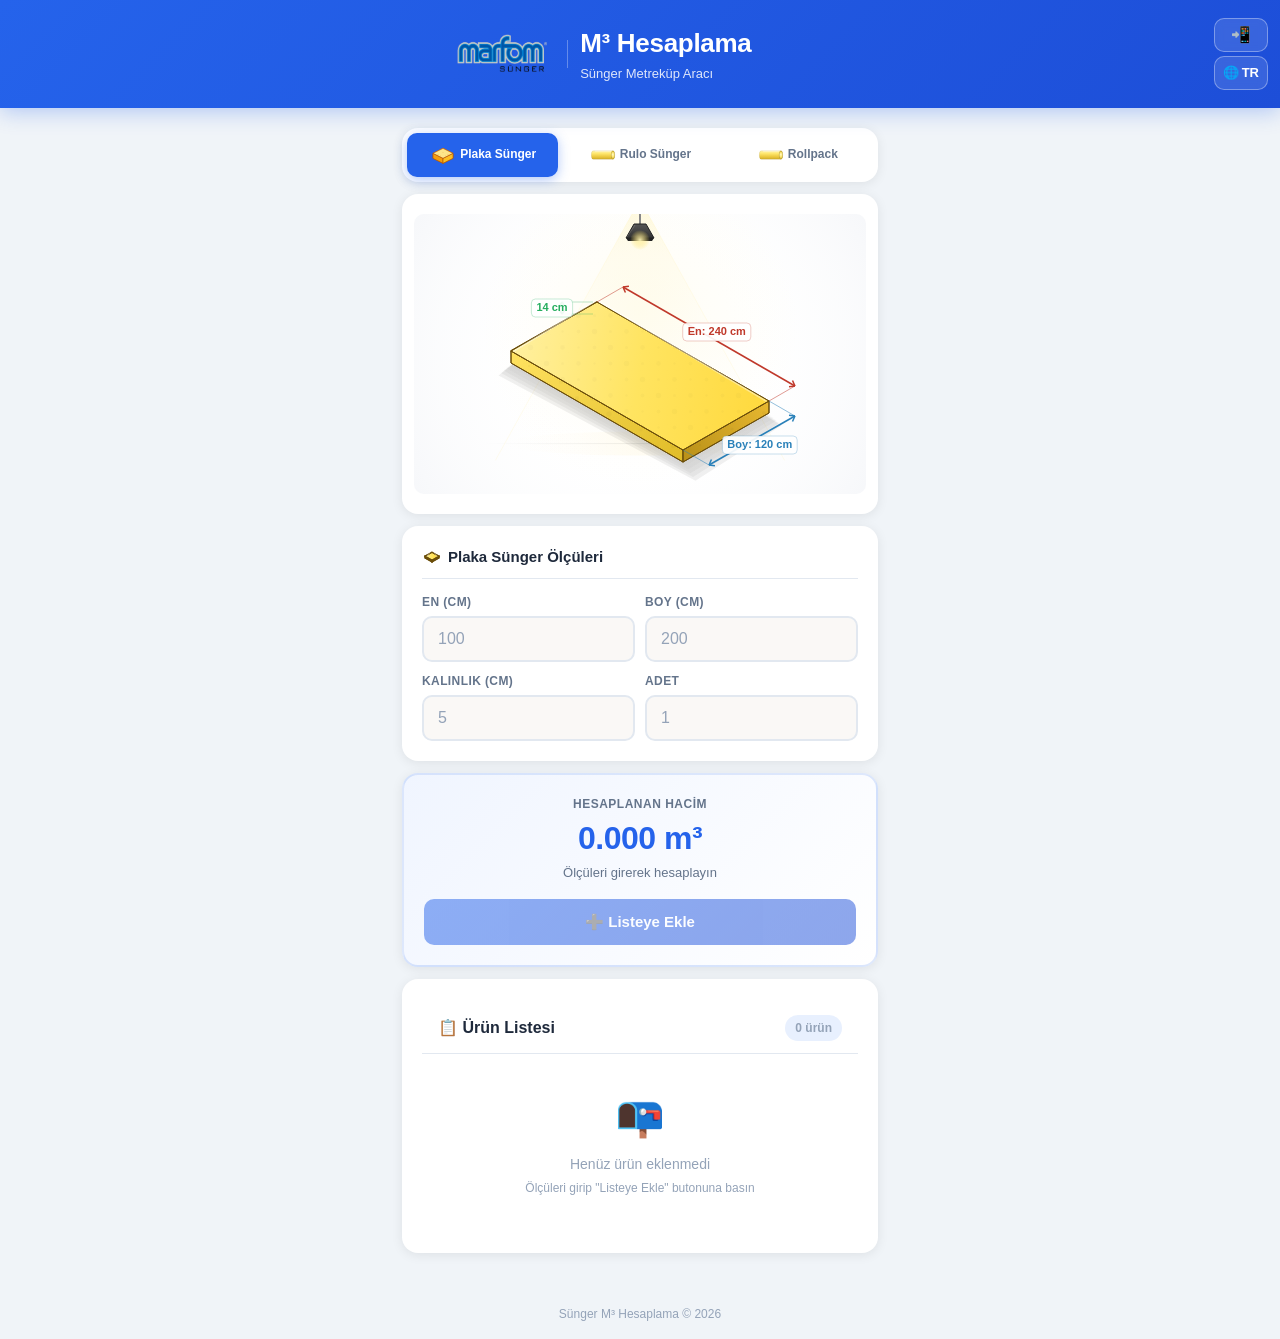
<file: index.html>
<!DOCTYPE html>
<html lang="tr">
<head>
    <meta charset="UTF-8">
    <meta name="viewport" content="width=device-width, initial-scale=1.0, maximum-scale=1.0, user-scalable=no">
    <meta name="apple-mobile-web-app-capable" content="yes">
    <meta name="apple-mobile-web-app-status-bar-style" content="black-translucent">
    <meta name="apple-mobile-web-app-title" content="Marfom M³">
    <meta name="theme-color" content="#2563eb">
    <meta name="description" content="Plaka ve Rulo Sünger Metreküp Hesaplama Aracı">
    <title>Sünger M³ Hesaplama</title>
    <link rel="manifest" href="manifest.json">
    <link rel="icon" type="image/png" sizes="192x192" href="icon-192x192.png">
    <link rel="apple-touch-icon" sizes="180x180" href="apple-touch-icon.png">
    <link rel="stylesheet" href="style.css?v=20260217f">
</head>
<body>

    <!-- Bildirim Toast -->
    <div id="toast" class="toast-banner"></div>

    <!-- Header -->
    <header class="app-header">
        <div class="header-content">
            <div class="logo-shine-wrap">
                <img src="marfom_logo.png" alt="Marfom" class="header-logo">
                <div class="logo-shine"></div>
            </div>
            <div class="header-divider"></div>
            <div>
                <h1 data-i18n="headerTitle">M³ Hesaplama</h1>
                <p data-i18n="headerSubtitle">Sünger Metreküp Aracı</p>
            </div>
        </div>
        <div class="header-right-actions">
            <!-- Kurulum Rehberi -->
            <button class="install-guide-btn" id="btn-install-guide" title="Ana Ekrana Ekle">
                📲
            </button>
            <!-- Dil Seçici -->
            <div class="lang-selector" id="lang-selector">
                <button class="lang-btn" id="btn-lang" title="Dil / Language / Sprache">
                    🌐 <span id="lang-label">TR</span>
                </button>
                <div class="lang-dropdown" id="lang-dropdown">
                    <button class="lang-option active" data-lang="tr">🇹🇷 Türkçe</button>
                    <button class="lang-option" data-lang="en">🇬🇧 English</button>
                    <button class="lang-option" data-lang="de">🇩🇪 Deutsch</button>
                    <button class="lang-option" data-lang="es">🇪🇸 Español</button>
                    <button class="lang-option" data-lang="sq">🇦🇱 Shqip</button>
                </div>
            </div>
        </div>
    </header>

    <main>
        <!-- Tab Bar -->
        <div class="tab-bar">
            <button class="tab active" data-tab="plaka" id="tab-plaka">
                <svg class="tab-icon" viewBox="0 0 32 24" width="28" height="20">
                    <defs>
                        <linearGradient id="plakaGrad" x1="0%" y1="0%" x2="100%" y2="100%">
                            <stop offset="0%" stop-color="#fde68a"/>
                            <stop offset="100%" stop-color="#f59e0b"/>
                        </linearGradient>
                    </defs>
                    <!-- Plaka sünger - 3D kutu -->
                    <polygon points="4,16 16,22 28,16 28,10 16,4 4,10" fill="url(#plakaGrad)" stroke="#b45309" stroke-width="0.8"/>
                    <polygon points="4,10 16,16 16,22 4,16" fill="#f59e0b" stroke="#b45309" stroke-width="0.8"/>
                    <polygon points="16,16 28,10 28,16 16,22" fill="#fbbf24" stroke="#b45309" stroke-width="0.8"/>
                    <polygon points="4,10 16,4 28,10 16,16" fill="#fde68a" stroke="#b45309" stroke-width="0.8"/>
                    <!-- Sünger doku noktaları -->
                    <circle cx="10" cy="11" r="0.6" fill="#d97706" opacity="0.4"/>
                    <circle cx="16" cy="9" r="0.5" fill="#d97706" opacity="0.4"/>
                    <circle cx="22" cy="11" r="0.6" fill="#d97706" opacity="0.4"/>
                    <circle cx="13" cy="13" r="0.5" fill="#d97706" opacity="0.3"/>
                    <circle cx="19" cy="13" r="0.5" fill="#d97706" opacity="0.3"/>
                </svg>
                <span data-i18n="tabPlaka">Plaka Sünger</span>
            </button>
            <button class="tab" data-tab="rulo" id="tab-rulo">
                <canvas class="tab-icon" id="tab-rulo-canvas" width="28" height="20"></canvas>
                <span data-i18n="tabRulo">Rulo Sünger</span>
            </button>
            <button class="tab" data-tab="rollpack" id="tab-rollpack">
                <canvas class="tab-icon" id="tab-rollpack-canvas" width="28" height="20"></canvas>
                <span data-i18n="tabRollpack">Rollpack</span>
            </button>
        </div>

        <!-- 3D Preview -->
        <div class="card preview-card">
            <canvas id="preview3d"></canvas>
        </div>

        <!-- Plaka Sünger Inputs -->
        <div id="plaka-inputs" class="card input-card">
            <h3 class="card-title">
                <span class="card-title-icon"><canvas id="plaka-input-icon"></canvas></span>
                <span data-i18n="plakaTitle">Plaka Sünger Ölçüleri</span>
            </h3>
            <div class="input-row">
                <div class="input-group">
                    <label for="plaka-en" data-i18n="labelEn">En (cm)</label>
                    <input type="number" inputmode="decimal" id="plaka-en" placeholder="100" min="0" step="any">
                </div>
                <div class="input-group">
                    <label for="plaka-boy" data-i18n="labelBoy">Boy (cm)</label>
                    <input type="number" inputmode="decimal" id="plaka-boy" placeholder="200" min="0" step="any">
                </div>
            </div>
            <div class="input-row">
                <div class="input-group">
                    <label for="plaka-kalinlik" data-i18n="labelKalinlik">Kalınlık (cm)</label>
                    <input type="number" inputmode="decimal" id="plaka-kalinlik" placeholder="5" min="0" step="any">
                </div>
                <div class="input-group">
                    <label for="plaka-adet" data-i18n="labelAdet">Adet</label>
                    <input type="number" inputmode="numeric" id="plaka-adet" placeholder="1" min="1" step="1">
                </div>
            </div>
        </div>

        <!-- Rulo Sünger Inputs -->
        <div id="rulo-inputs" class="card input-card hidden">
            <h3 class="card-title">
                <span class="card-title-icon"><canvas id="rulo-input-icon"></canvas></span>
                <span data-i18n="ruloTitle">Rulo Sünger Ölçüleri</span>
            </h3>
            <div class="input-row">
                <div class="input-group">
                    <label for="rulo-en" data-i18n="labelEn">En (cm)</label>
                    <input type="number" inputmode="decimal" id="rulo-en" placeholder="100" min="5" max="220" step="any">
                    <span class="input-warning" id="rulo-en-warning"></span>
                </div>
                <div class="input-group">
                    <label for="rulo-kalinlik" data-i18n="labelKalinlik">Kalınlık (cm)</label>
                    <input type="number" inputmode="decimal" id="rulo-kalinlik" placeholder="2" min="0" step="any">
                </div>
            </div>
            <div class="input-row">
                <div class="input-group">
                    <label for="rulo-boyu" data-i18n="labelRuloBoyu">Rulo Boyu (m)</label>
                    <input type="number" inputmode="decimal" id="rulo-boyu" placeholder="100" min="0" step="any">
                </div>
                <div class="input-group">
                    <label for="rulo-adet" data-i18n="labelAdet">Adet</label>
                    <input type="number" inputmode="numeric" id="rulo-adet" placeholder="1" min="1" step="1">
                </div>
            </div>
            <div class="input-row">
                <div class="input-group" style="flex:1">
                    <label for="rulo-vakum" data-i18n="labelVakum">Vakum (%)</label>
                    <input type="number" inputmode="decimal" id="rulo-vakum" placeholder="0" min="0" max="99" step="any" value="0">
                </div>
                <div class="input-group" style="flex:1">
                    <div id="vakum-info" style="font-size:12px; color:#64748b; padding-top:22px;">Vakumlu çap: —</div>
                </div>
            </div>
        </div>

        <!-- Rollpack Inputs -->
        <div id="rollpack-inputs" class="card input-card hidden">
            <h3 class="card-title">
                <span class="card-title-icon"><canvas id="rollpack-input-icon"></canvas></span>
                <span data-i18n="rollpackTitle">Rollpack Ölçüleri</span>
            </h3>
            <div class="input-row">
                <div class="input-group">
                    <label for="rollpack-en" data-i18n="labelEn">En (cm)</label>
                    <input type="number" inputmode="decimal" id="rollpack-en" placeholder="100" min="5" max="220" step="any">
                    <span class="input-warning" id="rollpack-en-warning"></span>
                </div>
                <div class="input-group">
                    <label for="rollpack-cap" data-i18n="labelCap">Çap (cm)</label>
                    <input type="number" inputmode="decimal" id="rollpack-cap" placeholder="20" min="0" step="any">
                </div>
            </div>
            <div class="input-row">
                <div class="input-group">
                    <label for="rollpack-paket-adet" data-i18n="labelPaketAdeti">Paket Adeti</label>
                    <input type="number" inputmode="numeric" id="rollpack-paket-adet" placeholder="1" min="1" step="1">
                </div>
            </div>

            <!-- Ürün Ölçüleri -->
            <h3 class="card-title" style="margin-top:16px; font-size:14px;">
                <span data-i18n="rollpackProductTitle">📦 Ürün Ölçüleri</span>
            </h3>
            <div class="input-row">
                <div class="input-group">
                    <label for="rollpack-urun-en" data-i18n="labelUrunEn">Ürün En (cm)</label>
                    <input type="number" inputmode="decimal" id="rollpack-urun-en" placeholder="0" min="0" step="any">
                </div>
                <div class="input-group">
                    <label for="rollpack-urun-boy" data-i18n="labelUrunBoy">Ürün Boy (cm)</label>
                    <input type="number" inputmode="decimal" id="rollpack-urun-boy" placeholder="0" min="0" step="any">
                </div>
            </div>
            <div class="input-row">
                <div class="input-group">
                    <label for="rollpack-urun-yukseklik" data-i18n="labelUrunYukseklik">Ürün Yükseklik (cm)</label>
                    <input type="number" inputmode="decimal" id="rollpack-urun-yukseklik" placeholder="0" min="0" step="any">
                </div>
                <div class="input-group">
                    <label for="rollpack-urun-adet" data-i18n="labelUrunAdet">Ürün Adet</label>
                    <input type="number" inputmode="numeric" id="rollpack-urun-adet" placeholder="1" min="1" step="1">
                </div>
            </div>

        </div>

        <!-- Result -->
        <div class="card result-card">
            <div class="result-label" data-i18n="resultLabel">Hesaplanan Hacim</div>
            <div class="result-value" id="result">0.000 m³</div>
            <div class="result-detail" id="result-detail" data-i18n="resultHint">Ölçüleri girerek hesaplayın</div>
            <div class="edit-btn-row">
                <button class="btn btn-primary" id="btn-add" disabled>
                    <span data-i18n="btnAdd">➕ Listeye Ekle</span>
                </button>
                <button id="btn-cancel-edit" style="display:none;"><span data-i18n="btnCancel">✖ İptal</span></button>
            </div>
        </div>

        <!-- List -->
        <div class="card list-card">
            <div class="list-header">
                <h2 data-i18n="listTitle">📋 Ürün Listesi</h2>
                <span class="item-count" id="item-count">0 ürün</span>
            </div>
            <div id="item-list" class="item-list">
                <div class="empty-list" id="empty-list">
                    <span class="empty-icon">📭</span>
                    <p data-i18n="emptyList">Henüz ürün eklenmedi</p>
                    <p class="empty-hint" data-i18n="emptyHint">Ölçüleri girip "Listeye Ekle" butonuna basın</p>
                </div>
            </div>
            <div class="list-footer" id="list-footer">
                <div class="total-bar">
                    <div class="total-info">
                        <span id="total-summary">0 kalem | 0 adet</span>
                    </div>
                    <div class="total-volume">
                        <span class="total-label" data-i18n="totalLabel">TOPLAM</span>
                        <span class="total-value" id="total-volume">0.000 m³</span>
                    </div>
                </div>
                <div class="type-totals" id="type-totals" style="display:none;">
                    <div class="type-total-row">
                        <span class="type-total-label">
                            <span class="type-total-icon"><canvas id="plaka-total-icon"></canvas></span>
                            <span data-i18n="plakaToplam">Plaka Toplam</span>
                        </span>
                        <span class="type-total-value" id="plaka-total">0.000 m³</span>
                    </div>
                    <div class="type-total-row">
                        <span class="type-total-label">
                            <span class="type-total-icon"><canvas id="rulo-total-icon"></canvas></span>
                            <span data-i18n="ruloToplam">Rulo Toplam</span>
                        </span>
                        <span class="type-total-value" id="rulo-total">0.000 m³</span>
                    </div>
                </div>
                <div class="list-actions">
                    <button class="btn btn-secondary" id="btn-share" title="Listeyi Paylaş">
                        <span data-i18n="btnShare">📤 Paylaş</span>
                    </button>
                    <button class="btn btn-container" id="btn-container" title="Konteyner Yükleme">
                        <span data-i18n="btnContainer">🚛 Konteyner</span>
                    </button>
                    <button class="btn btn-danger" id="btn-clear" title="Listeyi Temizle">
                        <span data-i18n="btnClear">🗑️ Temizle</span>
                    </button>
                </div>
            </div>
        </div>
    </main>

    <!-- Kurulum Rehberi Modal -->
    <div id="install-guide-overlay" class="install-guide-overlay">
        <div class="install-guide-modal">
            <div class="guide-header">
                <h2>📲 Ana Ekrana Ekle</h2>
                <button class="guide-close-btn" id="guide-close">✕</button>
            </div>
            <div class="guide-tabs">
                <button class="guide-tab active" data-guide="android"><svg width="18" height="18" viewBox="0 0 24 24" fill="currentColor" style="vertical-align:middle;margin-right:4px;"><path d="M17.523 2.237a.625.625 0 0 0-.853.226l-1.005 1.74a6.834 6.834 0 0 0-7.33 0L7.33 2.463a.625.625 0 1 0-1.08.627l.985 1.707A6.964 6.964 0 0 0 4 10.5h16a6.964 6.964 0 0 0-3.235-5.703l.985-1.707a.625.625 0 0 0-.227-.853ZM8.5 8a.75.75 0 1 1 0-1.5.75.75 0 0 1 0 1.5Zm7 0a.75.75 0 1 1 0-1.5.75.75 0 0 1 0 1.5ZM4 12v6a3 3 0 0 0 3 3h1v2.25a1.25 1.25 0 1 0 2.5 0V21h3v2.25a1.25 1.25 0 1 0 2.5 0V21h1a3 3 0 0 0 3-3v-6H4Zm-2.75.5a1.25 1.25 0 1 1 2.5 0v5a1.25 1.25 0 1 1-2.5 0v-5Zm19 0a1.25 1.25 0 1 1 2.5 0v5a1.25 1.25 0 1 1-2.5 0v-5Z"/></svg> Android</button>
                <button class="guide-tab" data-guide="iphone"><svg width="18" height="18" viewBox="0 0 24 24" fill="currentColor" style="vertical-align:middle;margin-right:4px;"><path d="M18.71 19.5c-.83 1.24-1.71 2.45-3.05 2.47-1.34.03-1.77-.79-3.29-.79-1.53 0-2 .77-3.27.82-1.31.05-2.3-1.32-3.14-2.53C4.25 17 2.94 12.45 4.7 9.39c.87-1.52 2.43-2.48 4.12-2.51 1.28-.02 2.5.87 3.29.87.78 0 2.26-1.07 3.8-.91.65.03 2.47.26 3.64 1.98-.09.06-2.17 1.28-2.15 3.81.03 3.02 2.65 4.03 2.68 4.04-.03.07-.42 1.44-1.38 2.83M13 3.5c.73-.83 1.94-1.46 2.94-1.5.13 1.17-.34 2.35-1.04 3.19-.69.85-1.83 1.51-2.95 1.42-.15-1.15.41-2.35 1.05-3.11Z"/></svg> iPhone</button>
            </div>
            <div class="guide-content">
                <!-- Android Steps -->
                <div class="guide-panel active" id="guide-android">
                    <div class="guide-step">
                        <div class="guide-step-num">1</div>
                        <div class="guide-step-body">
                            <h4>Tarayıcı menüsünü açın</h4>
                            <p>Chrome'da sağ üstteki <b>⋮ üç nokta</b> butonuna tıklayın.</p>
                            <div class="guide-visual">
                                <div class="guide-mock-bar">
                                    <span>🔒</span>
                                    <span class="guide-mock-url">marfomsnger-m3hesaplama.netlify.app</span>
                                    <span class="guide-highlight-icon">⋮</span>
                                </div>
                            </div>
                        </div>
                    </div>
                    <div class="guide-step">
                        <div class="guide-step-num">2</div>
                        <div class="guide-step-body">
                            <h4>"Ana ekrana ekle" seçin</h4>
                            <p>Açılan menüde <b>"Ana ekrana ekle"</b> seçeneğine tıklayın.</p>
                            <div class="guide-visual">
                                <div class="guide-menu-mock">
                                    <div class="guide-menu-item">⭐ Yer işaretlerine ekle</div>
                                    <div class="guide-menu-item">📥 İndir</div>
                                    <div class="guide-menu-item highlight">📱 Ana ekrana ekle</div>
                                </div>
                            </div>
                        </div>
                    </div>
                    <div class="guide-step">
                        <div class="guide-step-num">3</div>
                        <div class="guide-step-body">
                            <h4>"Ekle" ile onaylayın</h4>
                            <p>Açılan pencerede <b>"Ekle"</b> butonuna basın. Uygulama ana ekranınıza eklenecek!</p>
                            <div class="guide-done-box">✅ Tamamlandı! Artık ana ekrandan tek tıkla açabilirsiniz.</div>
                        </div>
                    </div>
                </div>
                <!-- iPhone Steps -->
                <div class="guide-panel" id="guide-iphone">
                    <div class="guide-step">
                        <div class="guide-step-num">1</div>
                        <div class="guide-step-body">
                            <h4>Safari ile açın</h4>
                            <p>Linki <b>Safari</b> tarayıcısında açın.</p>
                            <div class="guide-warning">⚠️ Chrome değil, <b>Safari</b> ile açmalısınız! Sadece Safari'de bu özellik vardır.</div>
                        </div>
                    </div>
                    <div class="guide-step">
                        <div class="guide-step-num">2</div>
                        <div class="guide-step-body">
                            <h4>Paylaş butonuna tıklayın</h4>
                            <p>Ekranın altındaki <b>paylaş</b> butonuna <span class="guide-share-icon">↑</span> tıklayın.</p>
                            <div class="guide-visual">
                                <div class="guide-mock-bar">
                                    <span>◀</span>
                                    <span class="guide-mock-url">marfomsnger-m3hesaplama.netlify.app</span>
                                    <span class="guide-highlight-icon" style="background:#007aff;">↑</span>
                                </div>
                            </div>
                        </div>
                    </div>
                    <div class="guide-step">
                        <div class="guide-step-num">3</div>
                        <div class="guide-step-body">
                            <h4>"Ana Ekrana Ekle" seçin</h4>
                            <p>Menüde aşağı kaydırıp <b>"Ana Ekrana Ekle"</b> seçeneğini bulun.</p>
                            <div class="guide-visual">
                                <div class="guide-menu-mock">
                                    <div class="guide-menu-item">📋 Kopyala</div>
                                    <div class="guide-menu-item">🔖 Yer İmi Ekle</div>
                                    <div class="guide-menu-item highlight">➕ Ana Ekrana Ekle</div>
                                </div>
                            </div>
                        </div>
                    </div>
                    <div class="guide-step">
                        <div class="guide-step-num">4</div>
                        <div class="guide-step-body">
                            <h4>"Ekle" ile onaylayın</h4>
                            <p>Sağ üstteki <b>"Ekle"</b> yazısına basın.</p>
                            <div class="guide-done-box">✅ Tamamlandı! Artık ana ekrandan tek tıkla açabilirsiniz.</div>
                        </div>
                    </div>
                </div>
            </div>
            <div class="guide-tip">💡 Uygulama internet olmadan da çalışır!</div>
        </div>
    </div>

    <!-- Konteyner Yükleme Modal -->
    <div id="container-overlay" class="container-overlay">
        <div class="container-modal">
            <div class="container-header">
                <h2>🚛 Konteyner Yükleme Simülasyonu</h2>
                <button class="guide-close-btn" id="container-close">✕</button>
            </div>
            <div class="container-body">
                <!-- Konteyner Seçimi -->
                <div class="container-select-section">
                    <label class="container-label">Konteyner Tipi</label>
                    <div class="container-type-grid">
                        <button class="container-type-btn active" data-type="20dc">
                            <canvas class="ct-icon-canvas" data-ctype="20dc" width="120" height="70"></canvas>
                            <span class="ct-name">20' DC</span>
                            <span class="ct-dims">589×234×238</span>
                        </button>
                        <button class="container-type-btn" data-type="40dc">
                            <canvas class="ct-icon-canvas" data-ctype="40dc" width="120" height="70"></canvas>
                            <span class="ct-name">40' DC</span>
                            <span class="ct-dims">1203×234×238</span>
                        </button>
                        <button class="container-type-btn" data-type="40hc">
                            <canvas class="ct-icon-canvas" data-ctype="40hc" width="120" height="70"></canvas>
                            <span class="ct-name">40' HC</span>
                            <span class="ct-dims">1203×234×269</span>
                        </button>
                        <button class="container-type-btn" data-type="custom">
                            <canvas class="ct-icon-canvas" data-ctype="custom" width="120" height="70"></canvas>
                            <span class="ct-name">Özel</span>
                            <span class="ct-dims">Ölçü gir</span>
                        </button>
                    </div>
                    <!-- Özel Ölçü Girişi -->
                    <div class="custom-dims-row hidden" id="custom-dims">
                        <div class="input-group">
                            <label>Uzunluk (cm)</label>
                            <input type="number" id="cnt-uzunluk" placeholder="589" min="1">
                        </div>
                        <div class="input-group">
                            <label>Genişlik (cm)</label>
                            <input type="number" id="cnt-genislik" placeholder="234" min="1">
                        </div>
                        <div class="input-group">
                            <label>Yükseklik (cm)</label>
                            <input type="number" id="cnt-yukseklik" placeholder="238" min="1">
                        </div>
                    </div>
                </div>
                <!-- Yatay Dizilim Toggle -->
                <div class="rollpack-orient-row">
                    <button class="btn-orient-toggle" id="btn-rollpack-yatay" title="Rollpack'leri sadece yatay diz">
                        <span class="orient-icon">↔</span>
                        <span class="orient-label">Rollpack Yatay Dizilim</span>
                        <span class="orient-badge" id="orient-badge">Kapalı</span>
                    </button>
                </div>
                <!-- Hesapla Butonu -->
                <button class="btn btn-primary" id="btn-calc-container" style="margin:12px 0;">
                    📐 Hesapla & Görselleştir
                </button>

                <!-- 3D Görselleştirme -->
                <div class="container-preview-wrap" id="container-preview-wrap" style="display:none;">
                    <canvas id="container3d" style="cursor:grab;"></canvas>
                    <div style="text-align:center; margin-top:6px; display:flex; justify-content:center; gap:6px; align-items:center;">
                        <button id="btn-zoom-out" class="btn-reset-rotate" title="Uzaklaştır">🔍−</button>
                        <button id="btn-reset-rotate" class="btn-reset-rotate" title="Varsayılan açıya dön">🔄 Sıfırla</button>
                        <button id="btn-zoom-in" class="btn-reset-rotate" title="Yakınlaştır">🔍+</button>
                    </div>
                </div>

                <!-- Rapor -->
                <div class="container-report" id="container-report" style="display:none;">
                    <div class="report-title">📊 Yükleme Raporu</div>
                    <div class="report-grid" id="report-grid"></div>
                    <div class="report-layers" id="report-layers"></div>
                    <div class="report-remaining" id="report-remaining"></div>
                    <button class="btn btn-pdf-export" id="btn-pdf-export" style="display:none;">
                        📄 <span data-i18n="pdfExportBtn">PDF Rapor İndir</span>
                    </button>
                </div>
            </div>
        </div>
    </div>

    <!-- Onay Dialog -->
    <div id="confirm-overlay" class="confirm-overlay">
        <div class="confirm-box">
            <div class="confirm-icon">🗑️</div>
            <p class="confirm-title">Listeyi Temizle</p>
            <p class="confirm-msg">Tüm liste silinecek. Emin misiniz?</p>
            <div class="confirm-actions">
                <button class="btn btn-secondary" id="confirm-cancel">İptal</button>
                <button class="btn btn-danger" id="confirm-ok">Evet, Temizle</button>
            </div>
        </div>
    </div>

    <footer>
        <p data-i18n="footer">Sünger M³ Hesaplama © 2026</p>
    </footer>

    <script src="app.js?v=20260217f"></script>
</body>
</html>
</file>
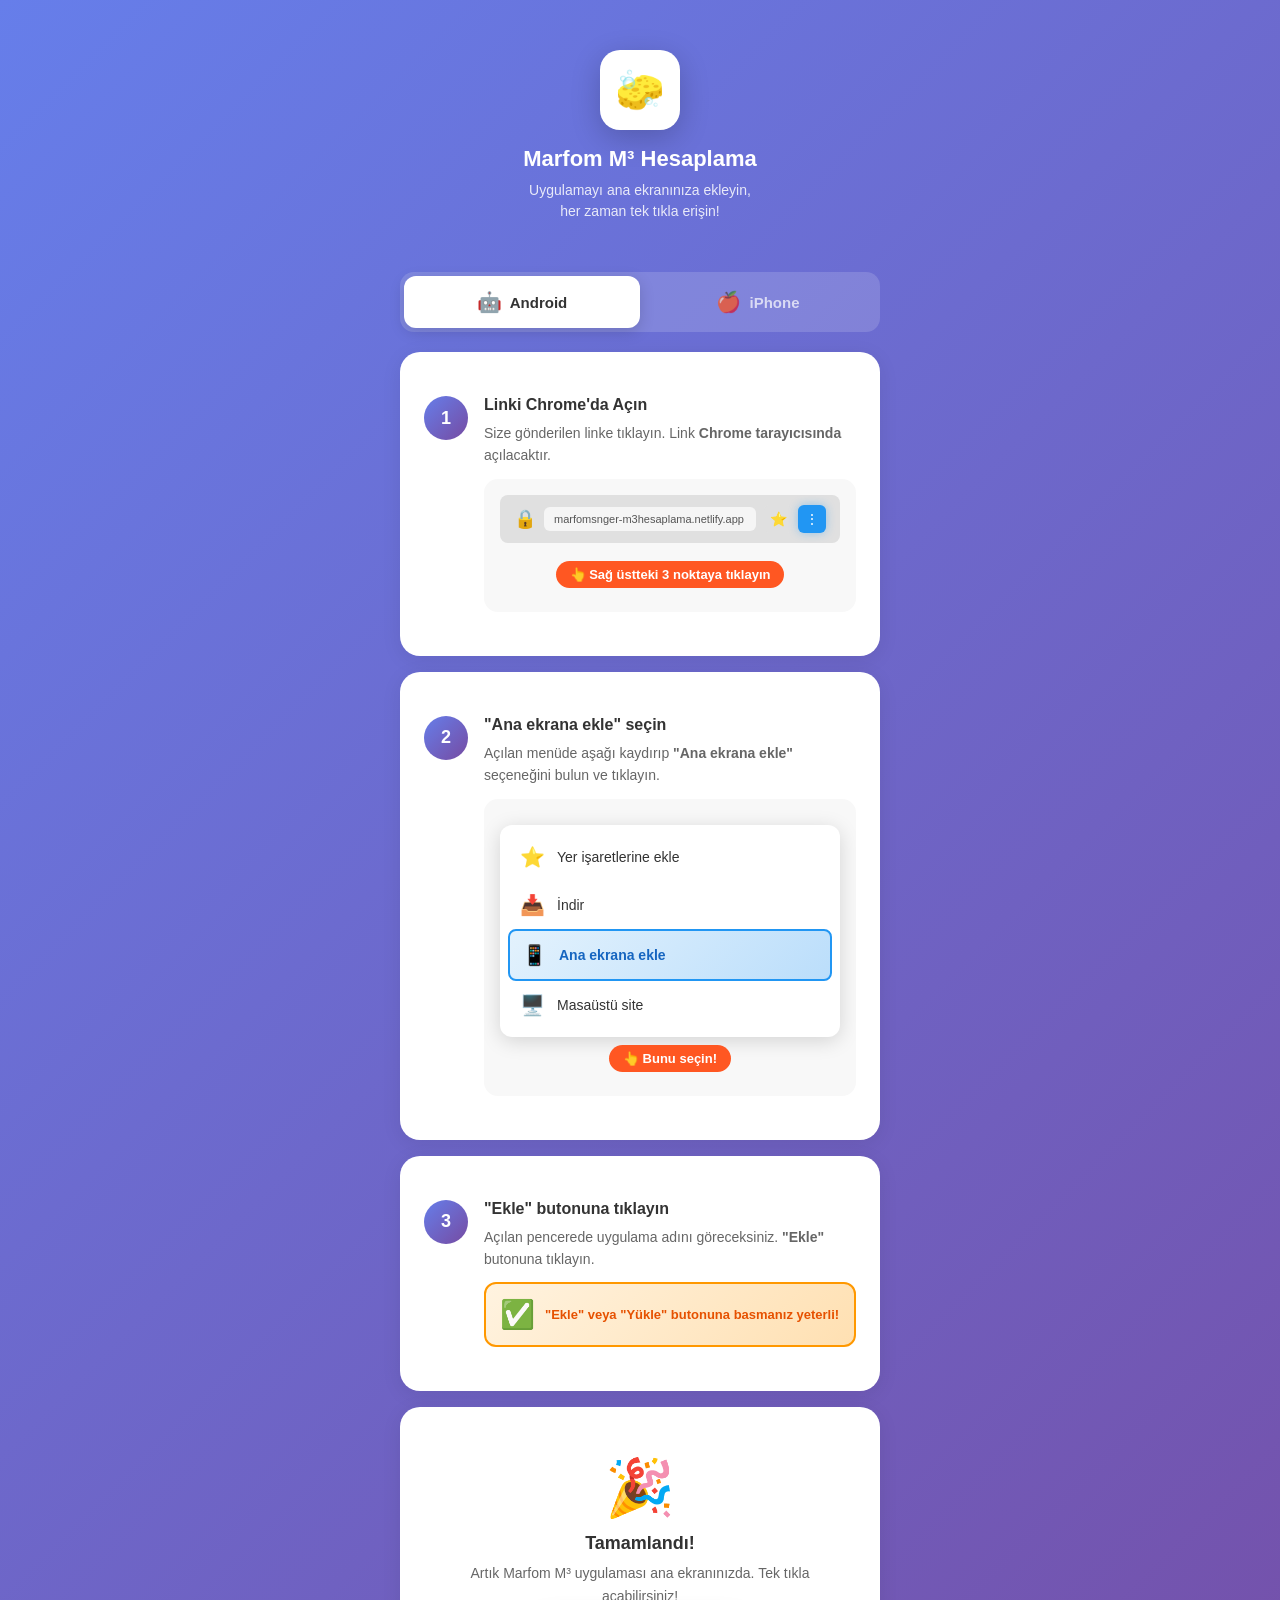
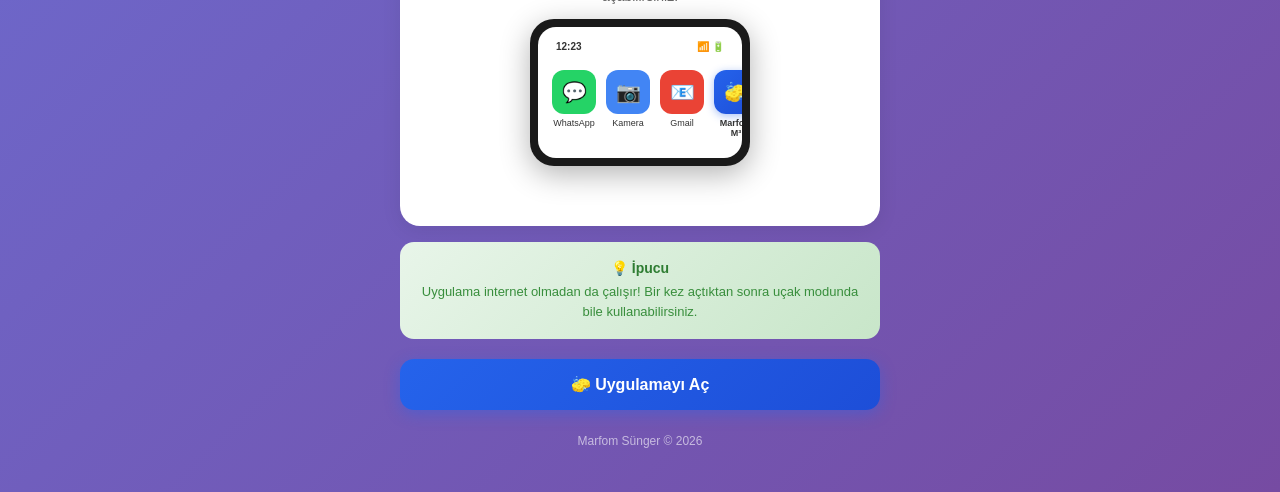
<file: kurulum-rehberi.html>
<!DOCTYPE html>
<html lang="tr">
<head>
    <meta charset="UTF-8">
    <meta name="viewport" content="width=device-width, initial-scale=1.0">
    <title>Marfom M³ - Kurulum Rehberi</title>
    <style>
        * { margin: 0; padding: 0; box-sizing: border-box; }
        
        body {
            font-family: -apple-system, BlinkMacSystemFont, 'Segoe UI', Roboto, sans-serif;
            background: linear-gradient(135deg, #667eea 0%, #764ba2 100%);
            min-height: 100vh;
            padding: 20px;
        }

        .container {
            max-width: 480px;
            margin: 0 auto;
        }

        /* Header */
        .header {
            text-align: center;
            padding: 30px 20px;
            color: white;
        }
        .header .logo {
            width: 80px; height: 80px;
            background: white;
            border-radius: 20px;
            display: flex; align-items: center; justify-content: center;
            margin: 0 auto 16px;
            font-size: 40px;
            box-shadow: 0 8px 30px rgba(0,0,0,0.2);
        }
        .header h1 {
            font-size: 22px;
            font-weight: 700;
            margin-bottom: 8px;
        }
        .header p {
            font-size: 14px;
            opacity: 0.85;
            line-height: 1.5;
        }

        /* Tab Selector */
        .tab-selector {
            display: flex;
            background: rgba(255,255,255,0.15);
            border-radius: 14px;
            padding: 4px;
            margin: 20px 0;
        }
        .tab-btn {
            flex: 1;
            padding: 14px 8px;
            border: none;
            border-radius: 12px;
            font-size: 15px;
            font-weight: 700;
            cursor: pointer;
            transition: all 0.3s;
            background: transparent;
            color: rgba(255,255,255,0.7);
            display: flex; align-items: center; justify-content: center; gap: 8px;
        }
        .tab-btn.active {
            background: white;
            color: #333;
            box-shadow: 0 4px 15px rgba(0,0,0,0.15);
        }
        .tab-btn .icon { font-size: 20px; }

        /* Cards */
        .card {
            background: white;
            border-radius: 20px;
            padding: 24px;
            margin-bottom: 16px;
            box-shadow: 0 4px 20px rgba(0,0,0,0.08);
        }

        /* Steps */
        .step {
            display: flex;
            gap: 16px;
            padding: 20px 0;
            border-bottom: 1px solid #f0f0f0;
        }
        .step:last-child { border-bottom: none; }
        
        .step-number {
            width: 44px; height: 44px;
            background: linear-gradient(135deg, #667eea, #764ba2);
            color: white;
            border-radius: 50%;
            display: flex; align-items: center; justify-content: center;
            font-size: 18px;
            font-weight: 800;
            flex-shrink: 0;
        }
        .step-content {
            flex: 1;
        }
        .step-content h3 {
            font-size: 16px;
            font-weight: 700;
            color: #333;
            margin-bottom: 8px;
        }
        .step-content p {
            font-size: 14px;
            color: #666;
            line-height: 1.6;
        }

        /* Visual Mock - Phone Screen */
        .visual {
            background: #f8f8f8;
            border-radius: 14px;
            padding: 16px;
            margin-top: 12px;
            text-align: center;
            position: relative;
            overflow: hidden;
        }
        .visual .mock-bar {
            background: #e0e0e0;
            border-radius: 8px;
            padding: 10px 14px;
            margin-bottom: 10px;
            display: flex;
            align-items: center;
            gap: 8px;
            font-size: 12px;
            color: #888;
        }
        .visual .mock-url {
            background: #f5f5f5;
            border-radius: 6px;
            padding: 6px 10px;
            flex: 1;
            text-align: left;
            font-size: 11px;
            color: #555;
            overflow: hidden;
            white-space: nowrap;
            text-overflow: ellipsis;
        }

        /* Highlight box */
        .highlight-box {
            background: linear-gradient(135deg, #fff3e0, #ffe0b2);
            border: 2px solid #ff9800;
            border-radius: 12px;
            padding: 14px;
            margin-top: 12px;
            display: flex;
            align-items: center;
            gap: 10px;
        }
        .highlight-box .emoji { font-size: 28px; }
        .highlight-box .text {
            font-size: 13px;
            color: #e65100;
            font-weight: 600;
            line-height: 1.5;
        }

        /* Animated Arrow */
        .arrow-indicator {
            display: inline-flex;
            align-items: center;
            gap: 6px;
            background: #ff5722;
            color: white;
            padding: 6px 14px;
            border-radius: 20px;
            font-size: 13px;
            font-weight: 700;
            margin: 8px 0;
            animation: pulse 1.5s infinite;
        }
        @keyframes pulse {
            0%, 100% { transform: scale(1); }
            50% { transform: scale(1.05); }
        }

        /* Icon Buttons Mock */
        .mock-menu {
            background: white;
            border-radius: 12px;
            box-shadow: 0 4px 20px rgba(0,0,0,0.15);
            padding: 8px;
            margin-top: 10px;
            text-align: left;
        }
        .mock-menu-item {
            display: flex;
            align-items: center;
            gap: 12px;
            padding: 12px;
            border-radius: 8px;
            font-size: 14px;
            color: #333;
        }
        .mock-menu-item.highlighted {
            background: linear-gradient(135deg, #e3f2fd, #bbdefb);
            border: 2px solid #2196f3;
            font-weight: 700;
            color: #1565c0;
        }
        .mock-menu-item .mi { font-size: 20px; }

        /* Browser icons mock */
        .browser-bar-icons {
            display: flex;
            align-items: center;
            gap: 6px;
        }
        .mock-icon {
            width: 28px; height: 28px;
            background: #e0e0e0;
            border-radius: 6px;
            display: flex; align-items: center; justify-content: center;
            font-size: 14px;
        }
        .mock-icon.highlight {
            background: #2196f3;
            color: white;
            animation: pulse 1.5s infinite;
            box-shadow: 0 0 10px rgba(33,150,243,0.4);
        }

        /* Section panels */
        .panel { display: none; }
        .panel.active { display: block; }

        /* Share button mock */
        .share-icon-safari {
            display: inline-flex;
            align-items: center;
            justify-content: center;
            width: 36px; height: 36px;
            background: #007aff;
            color: white;
            border-radius: 8px;
            font-size: 18px;
        }

        /* 3 dots */
        .three-dots {
            display: inline-flex;
            align-items: center;
            justify-content: center;
            width: 36px; height: 36px;
            background: #333;
            color: white;
            border-radius: 8px;
            font-size: 18px;
            font-weight: 900;
            letter-spacing: 2px;
        }

        /* Done section */
        .done-section {
            text-align: center;
            padding: 24px;
        }
        .done-emoji { font-size: 56px; margin-bottom: 12px; }
        .done-title {
            font-size: 18px;
            font-weight: 700;
            color: #333;
            margin-bottom: 8px;
        }
        .done-desc {
            font-size: 14px;
            color: #666;
            line-height: 1.6;
        }

        /* Tip */
        .tip-box {
            background: linear-gradient(135deg, #e8f5e9, #c8e6c9);
            border-radius: 14px;
            padding: 18px;
            margin-top: 16px;
            text-align: center;
        }
        .tip-box .tip-title {
            font-size: 14px;
            font-weight: 700;
            color: #2e7d32;
            margin-bottom: 6px;
        }
        .tip-box .tip-text {
            font-size: 13px;
            color: #388e3c;
            line-height: 1.5;
        }

        /* Footer */
        .footer {
            text-align: center;
            padding: 24px;
            color: rgba(255,255,255,0.6);
            font-size: 12px;
        }

        /* Phone Frame */
        .phone-frame {
            background: #1a1a1a;
            border-radius: 24px;
            padding: 8px;
            max-width: 220px;
            margin: 12px auto;
            box-shadow: 0 8px 30px rgba(0,0,0,0.3);
        }
        .phone-screen {
            background: white;
            border-radius: 18px;
            overflow: hidden;
            padding: 10px;
        }
        .phone-statusbar {
            display: flex;
            justify-content: space-between;
            padding: 4px 8px 8px;
            font-size: 10px;
            color: #333;
            font-weight: 600;
        }
        .home-screen-grid {
            display: grid;
            grid-template-columns: repeat(4, 1fr);
            gap: 10px;
            padding: 10px 4px;
        }
        .app-icon {
            width: 44px; height: 44px;
            border-radius: 12px;
            margin: 0 auto;
            display: flex; align-items: center; justify-content: center;
            font-size: 20px;
        }
        .app-label {
            font-size: 9px;
            text-align: center;
            margin-top: 4px;
            color: #333;
        }
        .app-icon.marfom {
            background: linear-gradient(135deg, #2563eb, #1d4ed8);
            box-shadow: 0 2px 8px rgba(37,99,235,0.4);
            animation: pulse 2s infinite;
        }

        /* CTA Button */
        .cta-button {
            display: block;
            width: 100%;
            padding: 16px;
            background: linear-gradient(135deg, #2563eb, #1d4ed8);
            color: white;
            border: none;
            border-radius: 14px;
            font-size: 16px;
            font-weight: 700;
            cursor: pointer;
            text-decoration: none;
            text-align: center;
            margin-top: 20px;
            box-shadow: 0 4px 15px rgba(37,99,235,0.4);
            transition: transform 0.2s;
        }
        .cta-button:active { transform: scale(0.97); }
    </style>
</head>
<body>
    <div class="container">
        <!-- Header -->
        <div class="header">
            <div class="logo">🧽</div>
            <h1>Marfom M³ Hesaplama</h1>
            <p>Uygulamayı ana ekranınıza ekleyin,<br>her zaman tek tıkla erişin!</p>
        </div>

        <!-- Tab Selector -->
        <div class="tab-selector">
            <button class="tab-btn active" onclick="switchTab('android')">
                <span class="icon">🤖</span> Android
            </button>
            <button class="tab-btn" onclick="switchTab('iphone')">
                <span class="icon">🍎</span> iPhone
            </button>
        </div>

        <!-- ============ ANDROID PANEL ============ -->
        <div class="panel active" id="panel-android">
            
            <!-- Step 1 -->
            <div class="card">
                <div class="step">
                    <div class="step-number">1</div>
                    <div class="step-content">
                        <h3>Linki Chrome'da Açın</h3>
                        <p>Size gönderilen linke tıklayın. Link <b>Chrome tarayıcısında</b> açılacaktır.</p>
                        <div class="visual">
                            <div class="mock-bar">
                                <div style="font-size:18px;">🔒</div>
                                <div class="mock-url">marfomsnger-m3hesaplama.netlify.app</div>
                                <div class="browser-bar-icons">
                                    <div class="mock-icon">⭐</div>
                                    <div class="mock-icon highlight">⋮</div>
                                </div>
                            </div>
                            <div class="arrow-indicator">👆 Sağ üstteki 3 noktaya tıklayın</div>
                        </div>
                    </div>
                </div>
            </div>

            <!-- Step 2 -->
            <div class="card">
                <div class="step">
                    <div class="step-number">2</div>
                    <div class="step-content">
                        <h3>"Ana ekrana ekle" seçin</h3>
                        <p>Açılan menüde aşağı kaydırıp <b>"Ana ekrana ekle"</b> seçeneğini bulun ve tıklayın.</p>
                        <div class="visual">
                            <div class="mock-menu">
                                <div class="mock-menu-item">
                                    <span class="mi">⭐</span> Yer işaretlerine ekle
                                </div>
                                <div class="mock-menu-item">
                                    <span class="mi">📥</span> İndir
                                </div>
                                <div class="mock-menu-item highlighted">
                                    <span class="mi">📱</span> Ana ekrana ekle
                                </div>
                                <div class="mock-menu-item">
                                    <span class="mi">🖥️</span> Masaüstü site
                                </div>
                            </div>
                            <div class="arrow-indicator">👆 Bunu seçin!</div>
                        </div>
                    </div>
                </div>
            </div>

            <!-- Step 3 -->
            <div class="card">
                <div class="step">
                    <div class="step-number">3</div>
                    <div class="step-content">
                        <h3>"Ekle" butonuna tıklayın</h3>
                        <p>Açılan pencerede uygulama adını göreceksiniz. <b>"Ekle"</b> butonuna tıklayın.</p>
                        <div class="highlight-box">
                            <span class="emoji">✅</span>
                            <span class="text">"Ekle" veya "Yükle" butonuna basmanız yeterli!</span>
                        </div>
                    </div>
                </div>
            </div>

            <!-- Step 4 - Done -->
            <div class="card">
                <div class="done-section">
                    <div class="done-emoji">🎉</div>
                    <div class="done-title">Tamamlandı!</div>
                    <div class="done-desc">Artık Marfom M³ uygulaması ana ekranınızda. Tek tıkla açabilirsiniz!</div>
                    
                    <div class="phone-frame">
                        <div class="phone-screen">
                            <div class="phone-statusbar">
                                <span>12:23</span>
                                <span>📶 🔋</span>
                            </div>
                            <div class="home-screen-grid">
                                <div>
                                    <div class="app-icon" style="background:#25D366;">💬</div>
                                    <div class="app-label">WhatsApp</div>
                                </div>
                                <div>
                                    <div class="app-icon" style="background:#4285f4;">📷</div>
                                    <div class="app-label">Kamera</div>
                                </div>
                                <div>
                                    <div class="app-icon" style="background:#ea4335;">📧</div>
                                    <div class="app-label">Gmail</div>
                                </div>
                                <div>
                                    <div class="app-icon marfom">🧽</div>
                                    <div class="app-label"><b>Marfom M³</b></div>
                                </div>
                            </div>
                        </div>
                    </div>
                </div>
            </div>
        </div>

        <!-- ============ iPHONE PANEL ============ -->
        <div class="panel" id="panel-iphone">
            
            <!-- Step 1 -->
            <div class="card">
                <div class="step">
                    <div class="step-number">1</div>
                    <div class="step-content">
                        <h3>Linki Safari'de Açın</h3>
                        <p>Size gönderilen linke tıklayın. Link <b>Safari tarayıcısında</b> açılmalıdır.</p>
                        <div class="highlight-box">
                            <span class="emoji">⚠️</span>
                            <span class="text">Chrome değil, <b>Safari</b> ile açmanız gerekiyor! Sadece Safari'de "Ana Ekrana Ekle" seçeneği vardır.</span>
                        </div>
                    </div>
                </div>
            </div>

            <!-- Step 2 -->
            <div class="card">
                <div class="step">
                    <div class="step-number">2</div>
                    <div class="step-content">
                        <h3>Paylaş butonuna tıklayın</h3>
                        <p>Ekranın <b>alt ortasında</b> (veya üst sağda) bulunan paylaş butonuna <span class="share-icon-safari">↑</span> tıklayın.</p>
                        <div class="visual">
                            <div class="mock-bar">
                                <div style="font-size:14px;">◀</div>
                                <div class="mock-url">marfomsnger-m3hesaplama.netlify.app</div>
                                <div class="browser-bar-icons">
                                    <div class="mock-icon highlight" style="background:#007aff;">↑</div>
                                </div>
                            </div>
                            <div class="arrow-indicator">👆 Bu butona tıklayın</div>
                        </div>
                    </div>
                </div>
            </div>

            <!-- Step 3 -->
            <div class="card">
                <div class="step">
                    <div class="step-number">3</div>
                    <div class="step-content">
                        <h3>"Ana Ekrana Ekle" seçin</h3>
                        <p>Açılan menüde aşağı kaydırıp <b>"Ana Ekrana Ekle"</b> seçeneğini bulun.</p>
                        <div class="visual">
                            <div class="mock-menu">
                                <div class="mock-menu-item">
                                    <span class="mi">📋</span> Kopyala
                                </div>
                                <div class="mock-menu-item">
                                    <span class="mi">🔖</span> Yer İmi Ekle
                                </div>
                                <div class="mock-menu-item">
                                    <span class="mi">📚</span> Okuma Listesine Ekle
                                </div>
                                <div class="mock-menu-item highlighted">
                                    <span class="mi">➕</span> Ana Ekrana Ekle
                                </div>
                            </div>
                            <div class="arrow-indicator">👆 Bunu seçin!</div>
                        </div>
                    </div>
                </div>
            </div>

            <!-- Step 4 -->
            <div class="card">
                <div class="step">
                    <div class="step-number">4</div>
                    <div class="step-content">
                        <h3>"Ekle" butonuna tıklayın</h3>
                        <p>Sağ üst köşedeki <b>"Ekle"</b> butonuna tıklayın.</p>
                        <div class="highlight-box">
                            <span class="emoji">✅</span>
                            <span class="text">Sağ üstteki "Ekle" yazısına basmanız yeterli!</span>
                        </div>
                    </div>
                </div>
            </div>

            <!-- Step 5 - Done -->
            <div class="card">
                <div class="done-section">
                    <div class="done-emoji">🎉</div>
                    <div class="done-title">Tamamlandı!</div>
                    <div class="done-desc">Artık Marfom M³ uygulaması ana ekranınızda. Tek tıkla açabilirsiniz!</div>
                    
                    <div class="phone-frame">
                        <div class="phone-screen">
                            <div class="phone-statusbar">
                                <span>12:23</span>
                                <span>📶 🔋</span>
                            </div>
                            <div class="home-screen-grid">
                                <div>
                                    <div class="app-icon" style="background:#25D366;">💬</div>
                                    <div class="app-label">WhatsApp</div>
                                </div>
                                <div>
                                    <div class="app-icon" style="background:#007aff;">📷</div>
                                    <div class="app-label">Kamera</div>
                                </div>
                                <div>
                                    <div class="app-icon" style="background:#ea4335;">📧</div>
                                    <div class="app-label">Mail</div>
                                </div>
                                <div>
                                    <div class="app-icon marfom">🧽</div>
                                    <div class="app-label"><b>Marfom M³</b></div>
                                </div>
                            </div>
                        </div>
                    </div>
                </div>
            </div>
        </div>

        <!-- Tip -->
        <div class="tip-box">
            <div class="tip-title">💡 İpucu</div>
            <div class="tip-text">Uygulama internet olmadan da çalışır! Bir kez açtıktan sonra uçak modunda bile kullanabilirsiniz.</div>
        </div>

        <!-- CTA -->
        <a href="https://marfomsnger-m3hesaplama.netlify.app" class="cta-button">
            🧽 Uygulamayı Aç
        </a>

        <!-- Footer -->
        <div class="footer">
            Marfom Sünger © 2026
        </div>
    </div>

    <script>
        function switchTab(tab) {
            // Paneller
            document.getElementById('panel-android').classList.toggle('active', tab === 'android');
            document.getElementById('panel-iphone').classList.toggle('active', tab === 'iphone');
            
            // Tab butonları
            document.querySelectorAll('.tab-btn').forEach((btn, i) => {
                btn.classList.toggle('active', 
                    (tab === 'android' && i === 0) || (tab === 'iphone' && i === 1)
                );
            });
        }
    </script>
</body>
</html>
</file>
<file: style.css>
/* ==========================================
   Sünger M³ Hesaplama - Stil Dosyası
   ========================================== */

/* === CSS Variables === */
:root {
    --primary: #2563eb;
    --primary-dark: #1d4ed8;
    --primary-light: #60a5fa;
    --bg: #f0f4f8;
    --card-bg: #ffffff;
    --text: #1e293b;
    --text-light: #64748b;
    --text-muted: #94a3b8;
    --border: #e2e8f0;
    --success: #00b894;
    --danger: #d63031;
    --danger-light: #fab1a0;
    --shadow: rgba(0, 0, 0, 0.08);
    --shadow-strong: rgba(0, 0, 0, 0.15);
    --radius: 16px;
    --radius-sm: 10px;
    --transition: 0.25s ease;
}

/* === Reset & Base === */
*, *::before, *::after {
    box-sizing: border-box;
    margin: 0;
    padding: 0;
}

html {
    -webkit-text-size-adjust: 100%;
    -webkit-tap-highlight-color: transparent;
}

body {
    font-family: -apple-system, BlinkMacSystemFont, 'Segoe UI', Roboto, 'Helvetica Neue', Arial, sans-serif;
    background: var(--bg);
    color: var(--text);
    line-height: 1.5;
    min-height: 100vh;
    min-height: -webkit-fill-available;
    overflow-x: hidden;
}

/* === Header === */
.app-header {
    background: linear-gradient(135deg, var(--primary), var(--primary-dark));
    color: white;
    padding: 20px 16px;
    padding-top: max(20px, env(safe-area-inset-top));
    position: sticky;
    top: 0;
    z-index: 100;
    box-shadow: 0 4px 20px rgba(37, 99, 235, 0.3);
}

/* Install Guide Button */
.install-guide-btn {
    position: relative;
    right: auto;
    top: auto;
    transform: none;
    width: auto; height: 34px;
    padding: 0 8px;
    border: 1.5px solid rgba(255,255,255,0.35);
    background: rgba(255,255,255,0.12);
    border-radius: 10px;
    font-size: 16px;
    cursor: pointer;
    display: flex; align-items: center; justify-content: center;
    transition: all 0.25s;
    backdrop-filter: blur(4px);
    -webkit-backdrop-filter: blur(4px);
}
.install-guide-btn:hover {
    background: rgba(255,255,255,0.3);
    border-color: rgba(255,255,255,0.6);
    transform: scale(1.08);
}
.install-guide-btn:active {
    transform: scale(0.95);
}

/* Header Right Actions Area */
.header-right-actions {
    position: absolute;
    right: 12px;
    top: 50%;
    transform: translateY(-50%);
    display: flex;
    flex-direction: column;
    align-items: stretch;
    gap: 4px;
    z-index: 10;
}

.header-right-actions .install-guide-btn,
.header-right-actions .lang-btn {
    justify-content: center;
}

.header-content {
    display: flex;
    align-items: center;
    justify-content: center;
    gap: 12px;
    max-width: 500px;
    margin: 0 auto;
    padding-left: 0;
    padding-right: 80px;
    margin-left: auto;
    margin-right: auto;
    position: relative;
}

/* === Language Selector === */
.lang-selector {
    position: relative;
}

.lang-btn {
    width: auto;
    height: 34px;
    padding: 0 8px;
    border: 1.5px solid rgba(255,255,255,0.35);
    background: rgba(255,255,255,0.12);
    border-radius: 10px;
    font-size: 13px;
    font-weight: 600;
    color: white;
    cursor: pointer;
    display: flex;
    align-items: center;
    gap: 3px;
    transition: all 0.25s;
    backdrop-filter: blur(4px);
    -webkit-backdrop-filter: blur(4px);
    white-space: nowrap;
}

.lang-btn:hover {
    background: rgba(255,255,255,0.3);
    border-color: rgba(255,255,255,0.6);
    transform: scale(1.05);
}

.lang-btn:active {
    transform: scale(0.95);
}

.lang-dropdown {
    position: absolute;
    top: calc(100% + 6px);
    right: 0;
    background: white;
    border-radius: 12px;
    box-shadow: 0 8px 30px rgba(0,0,0,0.18);
    overflow: hidden;
    opacity: 0;
    visibility: hidden;
    transform: translateY(-8px) scale(0.95);
    transition: all 0.2s ease;
    z-index: 1000;
    min-width: 150px;
    max-width: calc(100vw - 20px);
}

.lang-dropdown.show {
    opacity: 1;
    visibility: visible;
    transform: translateY(0) scale(1);
}

.lang-option {
    display: flex;
    align-items: center;
    gap: 8px;
    width: 100%;
    padding: 10px 14px;
    border: none;
    background: transparent;
    font-size: 14px;
    font-weight: 500;
    color: #334155;
    cursor: pointer;
    transition: background 0.15s;
    text-align: left;
}

.lang-option:hover {
    background: #f1f5f9;
}

.lang-option.active {
    background: #eff6ff;
    color: var(--primary);
    font-weight: 700;
}

.lang-option + .lang-option {
    border-top: 1px solid #f1f5f9;
}

.logo-shine-wrap {
    position: relative;
    display: flex;
    align-items: center;
    justify-content: center;
    overflow: hidden;
    border-radius: 12px;
    padding: 4px 8px;
}

.header-logo {
    height: 51px;
    width: auto;
    object-fit: contain;
    position: relative;
    z-index: 1;
    animation: logoGlow 6s ease-in-out infinite;
}

/* Shine sweep overlay */
.logo-shine {
    position: absolute;
    top: -20%;
    left: -120%;
    width: 60%;
    height: 140%;
    background: linear-gradient(
        105deg,
        transparent 0%,
        transparent 35%,
        rgba(255,255,255,0.08) 38%,
        rgba(255,255,255,0.35) 50%,
        rgba(255,255,255,0.08) 62%,
        transparent 65%,
        transparent 100%
    );
    z-index: 2;
    pointer-events: none;
    animation: shineSweep 6s ease-in-out infinite;
}

@keyframes shineSweep {
    0%, 100% {
        left: -120%;
    }
    40%, 45% {
        left: 220%;
    }
}

@keyframes logoGlow {
    0%, 100% {
        filter: drop-shadow(0 0 0px rgba(255,255,255,0));
    }
    20% {
        filter: drop-shadow(0 0 8px rgba(255,255,255,0.5));
    }
    35% {
        filter: drop-shadow(0 0 0px rgba(255,255,255,0));
    }
}

.header-divider {
    width: 1px;
    height: 28px;
    background: rgba(255,255,255,0.3);
    flex-shrink: 0;
}

.app-header h1 {
    font-size: 22px;
    font-weight: 700;
    letter-spacing: -0.3px;
}

.app-header p {
    font-size: 13px;
    opacity: 0.85;
    margin-top: 1px;
}

/* === Main Content === */
main {
    max-width: 500px;
    margin: 0 auto;
    padding: 12px 12px 24px;
}

/* === Tab Bar === */
.tab-bar {
    display: flex;
    gap: 6px;
    background: var(--card-bg);
    border-radius: var(--radius);
    padding: 5px;
    box-shadow: 0 2px 12px var(--shadow);
    margin-bottom: 12px;
}

.tab {
    flex: 1;
    min-width: 0;
    padding: 8px 4px;
    border: none;
    background: transparent;
    border-radius: var(--radius-sm);
    font-size: 12px;
    font-weight: 600;
    color: var(--text-light);
    cursor: pointer;
    transition: all var(--transition);
    -webkit-user-select: none;
    user-select: none;
    display: flex;
    align-items: center;
    justify-content: center;
    gap: 3px;
    overflow: hidden;
    text-align: center;
    word-break: break-word;
    white-space: normal;
    line-height: 1.2;
}

.tab-icon {
    flex-shrink: 0;
    vertical-align: middle;
    width: 28px;
    height: 20px;
}

.tab.active {
    background: var(--primary);
    color: white;
    box-shadow: 0 3px 12px rgba(37, 99, 235, 0.35);
}

.tab:not(.active):active {
    background: rgba(37, 99, 235, 0.1);
}

/* === Cards === */
.card {
    background: var(--card-bg);
    border-radius: var(--radius);
    padding: 16px;
    margin-bottom: 12px;
    box-shadow: 0 2px 12px var(--shadow);
    transition: transform var(--transition);
}

.card-title {
    display: flex;
    align-items: center;
    gap: 6px;
    font-size: 15px;
    font-weight: 600;
    color: var(--text);
    margin-bottom: 14px;
    padding-bottom: 10px;
    border-bottom: 1px solid var(--border);
}

.card-title-icon {
    width: 20px;
    height: 20px;
    display: inline-flex;
    align-items: center;
    justify-content: center;
    flex-shrink: 0;
}

.card-title-icon canvas {
    display: block;
}

/* === 3D Preview === */
.preview-card {
    padding: 12px;
    text-align: center;
    display: flex;
    align-items: center;
    justify-content: center;
    background: #ffffff;
    overflow: hidden;
}

#preview3d {
    width: 100%;
    height: 280px;
    display: block;
    border-radius: var(--radius-sm);
}

/* === Input Groups === */
.input-row {
    display: flex;
    gap: 10px;
    margin-bottom: 10px;
}

.input-row:last-child {
    margin-bottom: 0;
}

.input-group {
    flex: 1;
    display: flex;
    flex-direction: column;
    gap: 5px;
}

.input-group label {
    font-size: 12px;
    font-weight: 600;
    color: var(--text-light);
    text-transform: uppercase;
    letter-spacing: 0.4px;
}

.input-group input {
    width: 100%;
    padding: 12px 14px;
    border: 2px solid var(--border);
    border-radius: var(--radius-sm);
    font-size: 16px;
    font-weight: 500;
    color: var(--text);
    background: #faf8f6;
    transition: all var(--transition);
    -webkit-appearance: none;
    appearance: none;
}

.input-group input:focus {
    outline: none;
    border-color: var(--primary);
    background: white;
    box-shadow: 0 0 0 4px rgba(37, 99, 235, 0.12);
}

.input-group input::placeholder {
    color: var(--text-muted);
}

.input-warning {
    display: none;
    font-size: 0.78rem;
    color: #dc2626;
    margin-top: 2px;
    font-weight: 500;
}

.input-warning.show {
    display: block;
}

.input-group input.input-error {
    border-color: #dc2626;
    background: #fef2f2;
}

.input-group input.input-error:focus {
    box-shadow: 0 0 0 4px rgba(220, 38, 38, 0.12);
}

/* Hide number input spinners on mobile */
input[type="number"]::-webkit-outer-spin-button,
input[type="number"]::-webkit-inner-spin-button {
    -webkit-appearance: none;
    margin: 0;
}

input[type="number"] {
    -moz-appearance: textfield;
}

/* === Result Card === */
.result-card {
    text-align: center;
    background: linear-gradient(135deg, #f0f5ff, #fff);
    border: 2px solid rgba(37, 99, 235, 0.15);
}

.result-label {
    font-size: 12px;
    font-weight: 600;
    color: var(--text-light);
    text-transform: uppercase;
    letter-spacing: 0.5px;
    margin-bottom: 6px;
}

.result-value {
    font-size: 32px;
    font-weight: 800;
    color: var(--primary);
    letter-spacing: -0.5px;
    transition: all 0.3s ease;
    line-height: 1.2;
}

.result-value.has-value {
    color: var(--primary-dark);
}

.result-detail {
    font-size: 13px;
    color: var(--text-light);
    margin-top: 6px;
    margin-bottom: 16px;
    min-height: 20px;
}

/* === Buttons === */
.btn {
    display: inline-flex;
    align-items: center;
    justify-content: center;
    gap: 6px;
    padding: 14px 24px;
    border: none;
    border-radius: var(--radius-sm);
    font-size: 15px;
    font-weight: 600;
    cursor: pointer;
    transition: all var(--transition);
    -webkit-user-select: none;
    user-select: none;
    -webkit-tap-highlight-color: transparent;
}

.btn:active {
    transform: scale(0.97);
}

.btn-primary {
    width: 100%;
    background: linear-gradient(135deg, var(--primary), var(--primary-dark));
    color: white;
    box-shadow: 0 4px 15px rgba(37, 99, 235, 0.35);
}

.btn-primary:hover {
    box-shadow: 0 6px 20px rgba(37, 99, 235, 0.45);
    transform: translateY(-1px);
}

.btn-primary:disabled {
    opacity: 0.5;
    cursor: not-allowed;
    box-shadow: none;
    transform: none;
}

.btn-secondary {
    background: #e8f0fe;
    color: var(--text);
    padding: 10px 18px;
    font-size: 13px;
}

.btn-secondary:hover {
    background: #d4e4fc;
}

.btn-danger {
    background: var(--danger-light);
    color: var(--danger);
    padding: 10px 18px;
    font-size: 13px;
}

.btn-danger:hover {
    background: var(--danger);
    color: white;
}

/* === List === */
.list-card {
    padding: 0;
    overflow: hidden;
}

.list-header {
    display: flex;
    justify-content: space-between;
    align-items: center;
    padding: 16px 16px 12px;
    border-bottom: 1px solid var(--border);
}

.list-header h2 {
    font-size: 16px;
    font-weight: 700;
}

.item-count {
    font-size: 12px;
    font-weight: 600;
    color: var(--text-muted);
    background: #e8f0fe;
    padding: 4px 10px;
    border-radius: 20px;
}

.item-list {
    max-height: 400px;
    overflow-y: auto;
    -webkit-overflow-scrolling: touch;
}

/* Empty State */
.empty-list {
    text-align: center;
    padding: 32px 16px;
    color: var(--text-muted);
}

.empty-icon {
    font-size: 40px;
    display: block;
    margin-bottom: 8px;
}

.empty-list p {
    font-size: 14px;
    margin-bottom: 4px;
}

.empty-hint {
    font-size: 12px !important;
    color: var(--text-muted);
}

/* List Items */
.list-item {
    display: flex;
    align-items: flex-start;
    gap: 12px;
    padding: 14px 16px;
    border-bottom: 1px solid #eef2f7;
    animation: slideIn 0.3s ease;
    transition: background var(--transition);
}

.list-item:active {
    background: #f8fafc;
}

@keyframes slideIn {
    from {
        opacity: 0;
        transform: translateX(-20px);
    }
    to {
        opacity: 1;
        transform: translateX(0);
    }
}

.item-icon {
    flex-shrink: 0;
    width: 56px;
    height: 56px;
    display: flex;
    align-items: center;
    justify-content: center;
    background: linear-gradient(135deg, #f8fafc, #eff6ff);
    border-radius: 12px;
    overflow: hidden;
    border: 1px solid rgba(37, 99, 235, 0.08);
}

.item-icon canvas {
    display: block;
    border-radius: 10px;
}

.item-info {
    flex: 1;
    min-width: 0;
}

.item-title {
    font-size: 14px;
    font-weight: 600;
    color: var(--text);
    margin-bottom: 2px;
}

.item-dims {
    font-size: 12px;
    color: var(--text-light);
    margin-bottom: 4px;
}

.item-volume {
    font-size: 14px;
    font-weight: 700;
    color: var(--primary);
}

.item-volume-row {
    font-size: 12px;
    font-weight: 500;
    color: var(--text-secondary);
    line-height: 1.5;
}

.item-volume-row .vol-label {
    font-weight: 600;
    color: var(--text-muted);
}

.item-volume-total {
    font-size: 13px;
    font-weight: 700;
    color: var(--primary);
    margin-top: 2px;
    padding-top: 2px;
    border-top: 1px dashed #e2e8f0;
}

.item-unit-vol {
    font-size: 11px;
    font-weight: 400;
    color: var(--text-muted);
}

.item-actions {
    flex-shrink: 0;
    display: flex;
    flex-direction: column;
    gap: 4px;
    align-self: center;
}

.item-edit,
.item-delete {
    flex-shrink: 0;
    width: 34px;
    height: 34px;
    border: none;
    background: transparent;
    border-radius: 50%;
    font-size: 15px;
    cursor: pointer;
    display: flex;
    align-items: center;
    justify-content: center;
    transition: all var(--transition);
    color: var(--text-muted);
}

.item-edit:hover {
    background: rgba(37, 99, 235, 0.1);
    color: var(--primary);
}

.item-delete:hover {
    background: var(--danger-light);
    color: var(--danger);
}

.list-item.editing-highlight {
    background: rgba(37, 99, 235, 0.06);
    border-left: 3px solid var(--primary);
}

.list-item.editing-highlight .item-edit {
    background: rgba(37, 99, 235, 0.12);
    color: var(--primary);
}

.result-card.editing-mode {
    border: 2px solid var(--primary);
    box-shadow: 0 0 0 3px rgba(37, 99, 235, 0.12);
}

#btn-add.editing {
    background: linear-gradient(135deg, #f59e0b, #d97706);
}

#btn-cancel-edit {
    background: transparent;
    color: var(--text-light);
    border: 1px solid var(--border);
    font-size: 14px;
    padding: 10px 16px;
    border-radius: var(--radius);
    cursor: pointer;
    transition: all var(--transition);
    display: none;
}

#btn-cancel-edit:hover {
    background: #f1f5f9;
    color: var(--text);
}

.edit-btn-row {
    display: flex;
    gap: 8px;
    margin-top: 8px;
}

.edit-btn-row .btn {
    flex: 1;
}

/* List Footer */
.list-footer {
    padding: 14px 16px;
    border-top: 2px solid var(--border);
    background: #f8fafc;
    display: none;
}

.list-footer.visible {
    display: block;
}

.total-bar {
    display: flex;
    justify-content: space-between;
    align-items: center;
    margin-bottom: 12px;
}

.total-info {
    font-size: 12px;
    color: var(--text-light);
}

.total-volume {
    text-align: right;
}

.total-label {
    display: block;
    font-size: 10px;
    font-weight: 600;
    color: var(--text-light);
    text-transform: uppercase;
    letter-spacing: 0.5px;
}

.total-value {
    font-size: 22px;
    font-weight: 800;
    color: var(--primary-dark);
}

.list-actions {
    display: flex;
    gap: 8px;
    flex-wrap: wrap;
}

.list-actions .btn {
    flex: 1 1 80px;
    min-width: 0;
    padding: 10px 10px;
    font-size: 12px;
    white-space: nowrap;
    overflow: hidden;
    text-overflow: ellipsis;
}

/* === Type Totals (Plaka/Rulo Ayrı) === */
.type-totals {
    border-top: 1px dashed var(--border);
    padding-top: 10px;
    margin-bottom: 12px;
}

.type-total-row {
    display: flex;
    justify-content: space-between;
    align-items: center;
    padding: 4px 0;
}

.type-total-label {
    display: inline-flex;
    align-items: center;
    gap: 6px;
    font-size: 12px;
    color: var(--text-light);
    font-weight: 500;
}

.type-total-icon {
    width: 18px;
    height: 18px;
    display: inline-flex;
    align-items: center;
    justify-content: center;
    flex-shrink: 0;
}

.type-total-icon canvas {
    display: block;
}

.type-total-value {
    font-size: 14px;
    font-weight: 700;
    color: var(--text);
}

/* === Toast Banner === */
.toast-banner {
    position: fixed;
    top: 0; left: 0; right: 0; bottom: 0;
    z-index: 9999;
    display: flex;
    align-items: center;
    justify-content: center;
    background: rgba(0,0,0,0.4);
    backdrop-filter: blur(4px);
    -webkit-backdrop-filter: blur(4px);
    opacity: 0;
    pointer-events: none;
    transition: opacity 0.25s ease;
    padding: 20px;
}

.toast-banner.show {
    opacity: 1;
    pointer-events: auto;
}

.toast-banner .toast-box {
    background: white;
    border-radius: var(--radius);
    padding: 28px 32px;
    max-width: 300px;
    width: 100%;
    text-align: center;
    box-shadow: 0 20px 60px rgba(0,0,0,0.2);
    transform: scale(0.9) translateY(10px);
    transition: transform 0.3s cubic-bezier(0.175, 0.885, 0.32, 1.275);
}

.toast-banner.show .toast-box {
    transform: scale(1) translateY(0);
}

.toast-box .toast-icon {
    font-size: 40px;
    margin-bottom: 10px;
}

.toast-box .toast-message {
    font-size: 16px;
    font-weight: 700;
    color: #065f46;
}

/* === Confirm Dialog === */
.confirm-overlay {
    position: fixed;
    top: 0; left: 0; right: 0; bottom: 0;
    background: rgba(0,0,0,0.4);
    backdrop-filter: blur(4px);
    -webkit-backdrop-filter: blur(4px);
    z-index: 1000;
    display: flex;
    align-items: center;
    justify-content: center;
    opacity: 0;
    pointer-events: none;
    transition: opacity 0.25s ease;
    padding: 20px;
}

.confirm-overlay.show {
    opacity: 1;
    pointer-events: auto;
}

.confirm-box {
    background: white;
    border-radius: var(--radius);
    padding: 28px 24px 20px;
    max-width: 320px;
    width: 100%;
    text-align: center;
    box-shadow: 0 20px 60px rgba(0,0,0,0.2);
    transform: scale(0.9) translateY(10px);
    transition: transform 0.3s cubic-bezier(0.175, 0.885, 0.32, 1.275);
}

.confirm-overlay.show .confirm-box {
    transform: scale(1) translateY(0);
}

.confirm-icon {
    font-size: 40px;
    margin-bottom: 12px;
}

.confirm-title {
    font-size: 17px;
    font-weight: 700;
    color: var(--text);
    margin-bottom: 6px;
}

.confirm-msg {
    font-size: 14px;
    color: var(--text-light);
    margin-bottom: 20px;
    line-height: 1.4;
}

.confirm-actions {
    display: flex;
    gap: 10px;
}

.confirm-actions .btn {
    flex: 1;
    padding: 12px 16px;
}

/* === Footer === */
footer {
    text-align: center;
    padding: 16px;
    color: var(--text-muted);
    font-size: 12px;
}

/* === Utility === */
.hidden {
    display: none !important;
}

/* === Scrollbar === */
.item-list::-webkit-scrollbar {
    width: 4px;
}

.item-list::-webkit-scrollbar-track {
    background: transparent;
}

.item-list::-webkit-scrollbar-thumb {
    background: var(--border);
    border-radius: 2px;
}

/* === Responsive (Larger screens) === */
@media (min-width: 768px) {
    main {
        padding: 20px;
    }

    .card {
        padding: 20px;
    }

    .app-header {
        padding: 24px 20px;
    }

    .app-header h1 {
        font-size: 26px;
    }

    #preview3d {
        height: 320px;
    }
}

/* === Safe area for iPhone notch === */
@supports (padding: max(0px)) {
    main {
        padding-left: max(12px, env(safe-area-inset-left));
        padding-right: max(12px, env(safe-area-inset-right));
        padding-bottom: max(24px, env(safe-area-inset-bottom));
    }
}

/* === Install Guide Modal === */
.install-guide-overlay {
    display: none;
    position: fixed;
    top: 0; left: 0; right: 0; bottom: 0;
    background: rgba(0,0,0,0.6);
    z-index: 1000;
    justify-content: center;
    align-items: center;
    padding: 16px;
    animation: fadeIn 0.25s ease;
    backdrop-filter: blur(4px);
    -webkit-backdrop-filter: blur(4px);
}
.install-guide-overlay.active {
    display: flex;
}
.install-guide-modal {
    background: white;
    border-radius: 20px;
    width: 100%;
    max-width: 420px;
    max-height: 85vh;
    overflow-y: auto;
    overflow-x: hidden;
    overscroll-behavior: contain;
    box-shadow: 0 20px 60px rgba(0,0,0,0.3);
    animation: guideSlideUp 0.35s ease;
}
@keyframes guideSlideUp {
    from { opacity: 0; transform: translateY(40px); }
    to { opacity: 1; transform: translateY(0); }
}
.guide-header {
    display: flex;
    align-items: center;
    justify-content: space-between;
    padding: 18px 20px;
    border-bottom: 1px solid #eee;
    position: sticky;
    top: 0;
    background: white;
    border-radius: 20px 20px 0 0;
    z-index: 2;
}
.guide-header h2 {
    font-size: 18px;
    font-weight: 700;
    color: #333;
}
.guide-close-btn {
    width: 34px; height: 34px;
    border: none;
    background: #f0f0f0;
    border-radius: 50%;
    font-size: 16px;
    cursor: pointer;
    display: flex; align-items: center; justify-content: center;
    color: #666;
    transition: all 0.2s;
}
.guide-close-btn:hover {
    background: #e0e0e0;
    color: #333;
}
.guide-tabs {
    display: flex;
    gap: 4px;
    padding: 12px 16px;
    background: #f8f9fa;
}
.guide-tab {
    flex: 1;
    padding: 10px;
    border: none;
    border-radius: 10px;
    font-size: 14px;
    font-weight: 700;
    cursor: pointer;
    background: transparent;
    color: #888;
    transition: all 0.25s;
}
.guide-tab.active {
    background: white;
    color: #333;
    box-shadow: 0 2px 8px rgba(0,0,0,0.1);
}
.guide-content {
    padding: 0 16px 16px;
}
.guide-panel {
    display: none;
}
.guide-panel.active {
    display: block;
}
.guide-step {
    display: flex;
    gap: 14px;
    padding: 16px 0;
    border-bottom: 1px solid #f0f0f0;
}
.guide-step:last-child {
    border-bottom: none;
}
.guide-step-num {
    width: 36px; height: 36px;
    background: linear-gradient(135deg, #667eea, #764ba2);
    color: white;
    border-radius: 50%;
    display: flex; align-items: center; justify-content: center;
    font-size: 16px;
    font-weight: 800;
    flex-shrink: 0;
}
.guide-step-body {
    flex: 1;
}
.guide-step-body h4 {
    font-size: 15px;
    font-weight: 700;
    color: #333;
    margin-bottom: 6px;
}
.guide-step-body p {
    font-size: 13px;
    color: #666;
    line-height: 1.6;
}
.guide-visual {
    background: #f5f5f5;
    border-radius: 10px;
    padding: 12px;
    margin-top: 10px;
}
.guide-mock-bar {
    display: flex;
    align-items: center;
    gap: 8px;
    background: #e8e8e8;
    border-radius: 8px;
    padding: 8px 10px;
    font-size: 13px;
}
.guide-mock-url {
    flex: 1;
    font-size: 10px;
    color: #555;
    background: #f0f0f0;
    padding: 4px 8px;
    border-radius: 4px;
    overflow: hidden;
    white-space: nowrap;
    text-overflow: ellipsis;
}
.guide-highlight-icon {
    width: 28px; height: 28px;
    background: #333;
    color: white;
    border-radius: 6px;
    display: flex; align-items: center; justify-content: center;
    font-size: 14px;
    font-weight: 900;
    animation: pulse 1.5s infinite;
}
.guide-menu-mock {
    background: white;
    border-radius: 10px;
    overflow: hidden;
    box-shadow: 0 2px 10px rgba(0,0,0,0.1);
    margin-top: 8px;
}
.guide-menu-item {
    padding: 10px 14px;
    font-size: 13px;
    color: #555;
    border-bottom: 1px solid #f5f5f5;
}
.guide-menu-item:last-child { border-bottom: none; }
.guide-menu-item.highlight {
    background: linear-gradient(135deg, #e3f2fd, #bbdefb);
    color: #1565c0;
    font-weight: 700;
    border: 2px solid #2196f3;
}
.guide-warning {
    background: #fff3e0;
    border: 1.5px solid #ff9800;
    border-radius: 10px;
    padding: 10px 12px;
    margin-top: 10px;
    font-size: 12px;
    color: #e65100;
    font-weight: 600;
    line-height: 1.5;
}
.guide-done-box {
    background: #e8f5e9;
    border-radius: 10px;
    padding: 12px;
    margin-top: 10px;
    font-size: 13px;
    color: #2e7d32;
    font-weight: 600;
    text-align: center;
}
.guide-share-icon {
    display: inline-flex;
    align-items: center;
    justify-content: center;
    width: 22px; height: 22px;
    background: #007aff;
    color: white;
    border-radius: 5px;
    font-size: 12px;
    vertical-align: middle;
}
.guide-tip {
    text-align: center;
    padding: 14px 16px;
    font-size: 13px;
    color: #388e3c;
    background: #e8f5e9;
    border-radius: 0 0 20px 20px;
    font-weight: 600;
}

@keyframes pulse {
    0%, 100% { transform: scale(1); }
    50% { transform: scale(1.1); }
}

/* Paylaş Menüsü Animasyonları */

/* === Konteynır Butonu === */
.btn-container {
    background: linear-gradient(135deg, #f59e0b, #d97706);
    color: white;
    padding: 10px 18px;
    font-size: 13px;
    box-shadow: 0 2px 8px rgba(245, 158, 11, 0.3);
}
.btn-container:hover {
    background: linear-gradient(135deg, #d97706, #b45309);
    box-shadow: 0 4px 12px rgba(245, 158, 11, 0.4);
}

/* === Konteynır Modal === */
.container-overlay {
    display: none;
    position: fixed;
    top: 0; left: 0; right: 0; bottom: 0;
    background: rgba(0,0,0,0.6);
    z-index: 1100;
    justify-content: center;
    align-items: flex-start;
    padding: 16px;
    overflow-y: auto;
    backdrop-filter: blur(4px);
    -webkit-backdrop-filter: blur(4px);
}
.container-overlay.active {
    display: flex;
}
.container-modal {
    background: white;
    border-radius: 20px;
    width: 100%;
    max-width: 480px;
    box-shadow: 0 20px 60px rgba(0,0,0,0.3);
    animation: guideSlideUp 0.35s ease;
    margin: auto;
}
.container-header {
    display: flex;
    align-items: center;
    justify-content: space-between;
    padding: 18px 20px;
    border-bottom: 1px solid #eee;
    position: sticky;
    top: 0;
    background: white;
    border-radius: 20px 20px 0 0;
    z-index: 2;
}
.container-header h2 {
    font-size: 16px;
    font-weight: 700;
    color: #333;
}
.container-body {
    padding: 16px 20px 20px;
}
.container-label {
    font-size: 12px;
    font-weight: 700;
    color: var(--text-light);
    text-transform: uppercase;
    letter-spacing: 0.4px;
    margin-bottom: 10px;
    display: block;
}
.container-type-grid {
    display: grid;
    grid-template-columns: 1fr 1fr;
    gap: 8px;
    margin-bottom: 12px;
}
.container-type-btn {
    display: flex;
    flex-direction: column;
    align-items: center;
    gap: 2px;
    padding: 12px 8px;
    border: 2px solid var(--border);
    background: #fafafa;
    border-radius: 12px;
    cursor: pointer;
    transition: all 0.2s;
}
.container-type-btn.active {
    border-color: var(--primary);
    background: #eff6ff;
    box-shadow: 0 0 0 3px rgba(37, 99, 235, 0.12);
}
.container-type-btn:not(.active):hover {
    border-color: #94a3b8;
}
.ct-icon { font-size: 22px; }
.ct-icon-canvas { width: 120px; height: 70px; display: block; margin: 0 auto; }
.ct-name { font-size: 13px; font-weight: 700; color: #333; }
.ct-dims { font-size: 10px; color: #888; }
.custom-dims-row {
    display: flex;
    gap: 8px;
    margin-bottom: 8px;
}
.custom-dims-row .input-group input {
    padding: 10px 12px;
    font-size: 14px;
}

/* Konteynır 3D Preview */
.container-preview-wrap {
    background: #f8fafc;
    border-radius: 14px;
    padding: 8px;
    margin-bottom: 14px;
    border: 1px solid var(--border);
}
#container3d {
    width: 100%;
    height: 320px;
    display: block;
    border-radius: 10px;
    touch-action: none;
}

.rollpack-orient-row {
    margin: 8px 0 4px;
}
.btn-orient-toggle {
    display: flex;
    align-items: center;
    gap: 8px;
    background: #f1f5f9;
    border: 2px solid #cbd5e1;
    border-radius: 10px;
    padding: 8px 16px;
    font-size: 13px;
    color: #475569;
    cursor: pointer;
    width: 100%;
    transition: all 0.2s;
    font-weight: 500;
}
.btn-orient-toggle:hover {
    background: #e2e8f0;
    border-color: #94a3b8;
}
.btn-orient-toggle.active {
    background: #eff6ff;
    border-color: #2563eb;
    color: #1d4ed8;
}
.btn-orient-toggle .orient-icon {
    font-size: 18px;
    line-height: 1;
}
.btn-orient-toggle .orient-label {
    flex: 1;
    text-align: left;
}
.btn-orient-toggle .orient-badge {
    font-size: 11px;
    font-weight: 700;
    padding: 2px 8px;
    border-radius: 20px;
    background: #e2e8f0;
    color: #64748b;
    transition: all 0.2s;
}
.btn-orient-toggle.active .orient-badge {
    background: #2563eb;
    color: #fff;
}

.btn-reset-rotate {
    background: #f1f5f9;
    border: 1px solid #cbd5e1;
    border-radius: 8px;
    padding: 4px 14px;
    font-size: 12px;
    color: #475569;
    cursor: pointer;
    transition: background 0.15s;
}
.btn-reset-rotate:hover {
    background: #e2e8f0;
}
.btn-reset-rotate:active {
    background: #cbd5e1;
}

/* Renk Göstergesi (Konteyner Raporu) */
.report-color-legend {
    background: #f8fafc;
    border: 1.5px solid #e2e8f0;
    border-radius: 10px;
    padding: 10px 14px;
    margin-bottom: 12px;
}
.legend-title {
    font-size: 12px;
    font-weight: 700;
    color: #64748b;
    text-transform: uppercase;
    letter-spacing: 0.05em;
    margin-bottom: 8px;
}
.legend-items {
    display: flex;
    flex-direction: column;
    gap: 5px;
}
.legend-row {
    display: flex;
    align-items: center;
    gap: 8px;
}
.legend-dot {
    width: 16px;
    height: 16px;
    border-radius: 4px;
    flex-shrink: 0;
}
.legend-text {
    font-size: 12px;
    color: #334155;
    line-height: 1.3;
    word-break: break-word;
}

/* Rapor */
.container-report {
    background: #f0f5ff;
    border: 2px solid rgba(37,99,235,0.15);
    border-radius: 14px;
    padding: 16px;
}
.report-title {
    font-size: 15px;
    font-weight: 700;
    color: var(--text);
    margin-bottom: 12px;
    text-align: center;
}
.report-grid {
    display: grid;
    grid-template-columns: 1fr 1fr;
    gap: 8px;
    margin-bottom: 12px;
}
.report-item {
    background: white;
    border-radius: 10px;
    padding: 10px 12px;
    text-align: center;
    border: 1px solid var(--border);
}
.report-item .ri-label {
    font-size: 10px;
    color: var(--text-muted);
    text-transform: uppercase;
    font-weight: 600;
    letter-spacing: 0.3px;
}
.report-item .ri-value {
    font-size: 18px;
    font-weight: 800;
    color: var(--primary-dark);
    margin-top: 2px;
}
.report-item .ri-value.green { color: #059669; }
.report-item .ri-value.orange { color: #d97706; }
.report-item .ri-value.red { color: #dc2626; }
.report-item.full-width {
    grid-column: 1 / -1;
}

/* Doluluk Bar */
.fill-bar-wrap {
    background: #e2e8f0;
    border-radius: 8px;
    height: 18px;
    overflow: hidden;
    margin-top: 6px;
}
.fill-bar {
    height: 100%;
    border-radius: 8px;
    transition: width 0.6s ease;
    display: flex;
    align-items: center;
    justify-content: center;
    font-size: 10px;
    font-weight: 700;
    color: white;
}

.report-layers {
    margin-top: 10px;
    font-size: 12px;
    color: var(--text-light);
}
.report-layers h4 {
    font-size: 13px;
    font-weight: 700;
    color: var(--text);
    margin-bottom: 6px;
}
.layer-row {
    display: flex;
    justify-content: space-between;
    padding: 4px 0;
    border-bottom: 1px solid #e8ecf0;
}
.layer-row:last-child { border-bottom: none; }

.report-remaining {
    margin-top: 10px;
    padding: 10px;
    background: #fef3c7;
    border-radius: 10px;
    font-size: 12px;
    color: #92400e;
    font-weight: 600;
    text-align: center;
}
.report-remaining.all-fit {
    background: #d1fae5;
    color: #065f46;
}
.not-fit-detail-row {
    display: flex;
    justify-content: space-between;
    align-items: center;
    padding: 5px 8px;
    margin-top: 6px;
    background: #fff7ed;
    border-radius: 6px;
    font-size: 11.5px;
    font-weight: 500;
    color: #78350f;
    border-left: 3px solid #f59e0b;
}

/* PDF Export Button */
.btn-pdf-export {
    width: 100%;
    margin-top: 14px;
    padding: 12px 18px;
    border: none;
    border-radius: 10px;
    background: linear-gradient(135deg, #2563eb, #1d4ed8);
    color: white;
    font-size: 14px;
    font-weight: 700;
    cursor: pointer;
    display: flex;
    align-items: center;
    justify-content: center;
    gap: 6px;
    transition: all 0.25s;
    box-shadow: 0 4px 14px rgba(37, 99, 235, 0.3);
}
.btn-pdf-export:hover {
    background: linear-gradient(135deg, #1d4ed8, #1e40af);
    transform: translateY(-1px);
    box-shadow: 0 6px 20px rgba(37, 99, 235, 0.4);
}
.btn-pdf-export:active {
    transform: translateY(0);
    box-shadow: 0 2px 8px rgba(37, 99, 235, 0.3);
}
@keyframes fadeIn {
    from { opacity: 0; }
    to { opacity: 1; }
}
@keyframes fadeOut {
    from { opacity: 1; }
    to { opacity: 0; }
}
</file>
